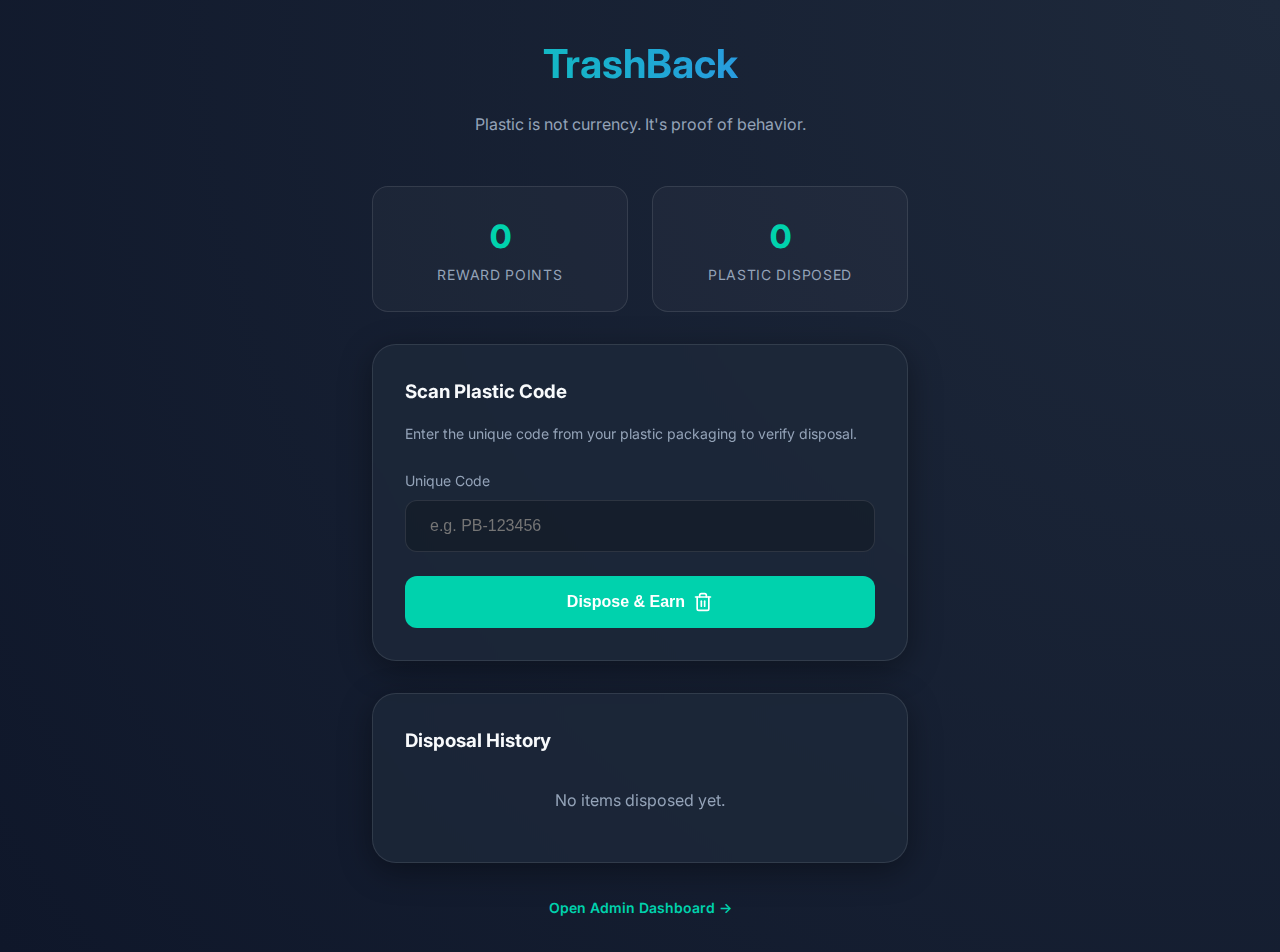
<file: index.html>
<!DOCTYPE html>
<html lang="en">
<head>
    <meta charset="UTF-8">
    <meta name="viewport" content="width=device-width, initial-scale=1.0">
    <title>TrashBack | Plastic is Proof</title>
    <link rel="stylesheet" href="style.css">
    <link rel="preconnect" href="https://fonts.googleapis.com">
    <link rel="preconnect" href="https://fonts.gstatic.com" crossorigin>
    <link href="https://fonts.googleapis.com/css2?family=Inter:wght@400;600;700;800&display=swap" rel="stylesheet">
</head>
<body>
    <div class="container animate-fade-in">
        <header style="margin-bottom: 3rem; text-align: center;">
            <h1>TrashBack</h1>
            <p style="color: var(--text-muted);">Plastic is not currency. It's proof of behavior.</p>
        </header>

        <div class="stats-grid">
            <div class="stat-item">
                <span class="stat-value" id="user-points">0</span>
                <span class="stat-label">Reward Points</span>
            </div>
            <div class="stat-item">
                <span class="stat-value" id="user-items">0</span>
                <span class="stat-label">Plastic Disposed</span>
            </div>
        </div>

        <div class="card">
            <h3>Scan Plastic Code</h3>
            <p style="font-size: 0.875rem; color: var(--text-muted); margin-bottom: 1.5rem;">
                Enter the unique code from your plastic packaging to verify disposal.
            </p>
            <form id="dispose-form">
                <div class="input-group">
                    <label for="plastic-code">Unique Code</label>
                    <input type="text" id="plastic-code" placeholder="e.g. PB-123456" required autocomplete="off">
                </div>
                <button type="submit" id="btn-dispose">
                    <span>Dispose & Earn</span>
                    <svg width="20" height="20" viewBox="0 0 24 24" fill="none" stroke="currentColor" stroke-width="2" stroke-linecap="round" stroke-linejoin="round"><path d="M3 6h18"></path><path d="M19 6v14c0 1-1 2-2 2H7c-1 0-2-1-2-2V6"></path><path d="M8 6V4c0-1 1-2 2-2h4c1 0 2 1 2 2v2"></path><line x1="10" y1="11" x2="10" y2="17"></line><line x1="14" y1="11" x2="14" y2="17"></line></svg>
                </button>
            </form>
        </div>

        <div class="card">
            <h3>Disposal History</h3>
            <div id="history-container">
                <p id="no-history" style="text-align: center; color: var(--text-muted); padding: 1rem;">No items disposed yet.</p>
                <ul class="log-list" id="history-list"></ul>
            </div>
        </div>

        <footer style="text-align: center; margin-top: 2rem;">
            <a href="admin.html" style="color: var(--primary); text-decoration: none; font-size: 0.875rem; font-weight: 600;">Open Admin Dashboard →</a>
        </footer>
    </div>

    <div id="toast" class="toast"></div>

    <script src="script.js"></script>
</body>
</html>
</file>
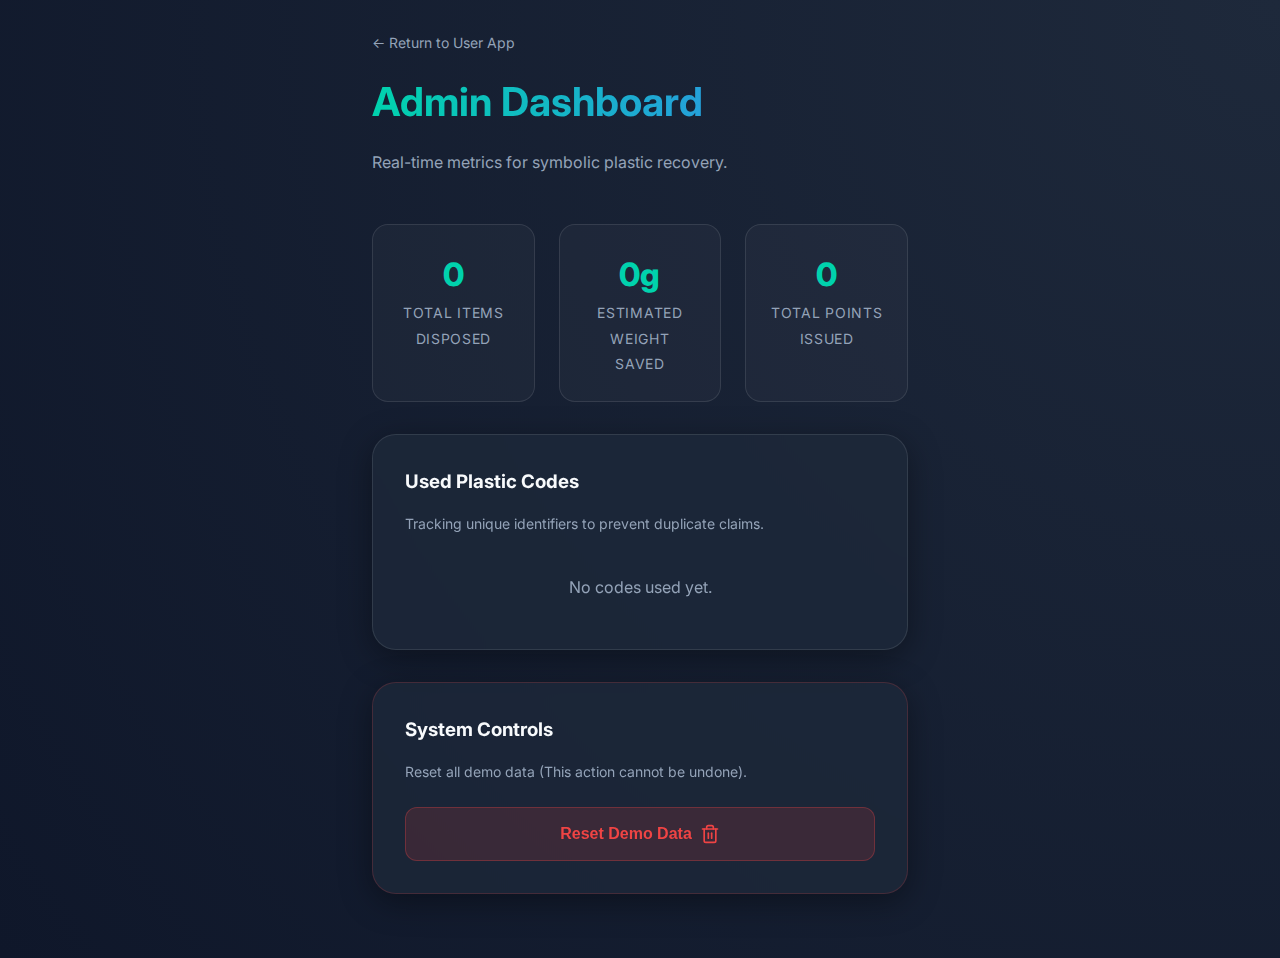
<file: admin.html>
<!DOCTYPE html>
<html lang="en">

<head>
    <meta charset="UTF-8">
    <meta name="viewport" content="width=device-width, initial-scale=1.0">
    <title>TrashBack Admin | Global Recovery</title>
    <link rel="stylesheet" href="style.css">
    <link rel="preconnect" href="https://fonts.googleapis.com">
    <link rel="preconnect" href="https://fonts.gstatic.com" crossorigin>
    <link href="https://fonts.googleapis.com/css2?family=Inter:wght@400;600;700;800&display=swap" rel="stylesheet">
</head>

<body>
    <div class="container animate-fade-in">
        <header style="margin-bottom: 3rem;">
            <a href="index.html"
                style="color: var(--text-muted); text-decoration: none; font-size: 0.875rem; display: block; margin-bottom: 1rem;">←
                Return to User App</a>
            <h1>Admin Dashboard</h1>
            <p style="color: var(--text-muted);">Real-time metrics for symbolic plastic recovery.</p>
        </header>

        <div class="stats-grid" style="grid-template-columns: repeat(3, 1fr);">
            <div class="stat-item">
                <span class="stat-value" id="admin-total-items">0</span>
                <span class="stat-label">Total Items Disposed</span>
            </div>
            <div class="stat-item">
                <span class="stat-value" id="admin-total-weight">0g</span>
                <span class="stat-label">Estimated Weight Saved</span>
            </div>
            <div class="stat-item">
                <span class="stat-value" id="admin-total-points">0</span>
                <span class="stat-label">Total Points Issued</span>
            </div>
        </div>

        <div class="card">
            <h3>Used Plastic Codes</h3>
            <p style="font-size: 0.875rem; color: var(--text-muted); margin-bottom: 1.5rem;">
                Tracking unique identifiers to prevent duplicate claims.
            </p>
            <div id="codes-container">
                <p id="no-codes" style="text-align: center; color: var(--text-muted); padding: 1rem;">No codes used yet.
                </p>
                <ul class="log-list" id="used-codes-list"></ul>
            </div>
        </div>

        <div class="card" style="border-color: rgba(239, 68, 68, 0.2);">
            <h3>System Controls</h3>
            <p style="font-size: 0.875rem; color: var(--text-muted); margin-bottom: 1.5rem;">
                Reset all demo data (This action cannot be undone).
            </p>
            <button id="btn-reset" class="danger">
                <span>Reset Demo Data</span>
                <svg width="20" height="20" viewBox="0 0 24 24" fill="none" stroke="currentColor" stroke-width="2"
                    stroke-linecap="round" stroke-linejoin="round">
                    <polyline points="3 6 5 6 21 6"></polyline>
                    <path d="M19 6v14a2 2 0 0 1-2 2H7a2 2 0 0 1-2-2V6m3 0V4a2 2 0 0 1 2-2h4a2 2 0 0 1 2 2v2"></path>
                    <line x1="10" y1="11" x2="10" y2="17"></line>
                    <line x1="14" y1="11" x2="14" y2="17"></line>
                </svg>
            </button>
        </div>
    </div>

    <div id="toast" class="toast"></div>

    <script src="admin.js"></script>
</body>

</html>
</file>
<file: style.css>
:root {
    --primary: #00d2ad;
    /* Vibrant Teal/Green */
    --primary-dark: #00a185;
    --secondary: #2d3436;
    --background: #0f172a;
    /* Deep Navy Night */
    --surface: rgba(30, 41, 59, 0.7);
    /* Glassmorphism surface */
    --text: #f8fafc;
    --text-muted: #94a3b8;
    --error: #ef4444;
    --success: #10b981;
    --font-sans: 'Inter', system-ui, -apple-system, sans-serif;
    --glass-border: rgba(255, 255, 255, 0.1);
    --shadow: 0 8px 32px 0 rgba(0, 0, 0, 0.37);
}

* {
    margin: 0;
    padding: 0;
    box-sizing: border-box;
}

body {
    font-family: var(--font-sans);
    background-color: var(--background);
    background: radial-gradient(circle at top right, #1e293b, #0f172a);
    color: var(--text);
    min-height: 100vh;
    line-height: 1.6;
}

.container {
    max-width: 600px;
    margin: 0 auto;
    padding: 2rem;
}

/* Glassmorphism Card */
.card {
    background: var(--surface);
    backdrop-filter: blur(12px);
    -webkit-backdrop-filter: blur(12px);
    border: 1px solid var(--glass-border);
    border-radius: 24px;
    padding: 2rem;
    box-shadow: var(--shadow);
    margin-bottom: 2rem;
}

h1,
h2,
h3 {
    margin-bottom: 1rem;
    font-weight: 700;
}

h1 {
    font-size: 2.5rem;
    background: linear-gradient(to right, var(--primary), #3b82f6);
    -webkit-background-clip: text;
    -webkit-text-fill-color: transparent;
}

.stats-grid {
    display: grid;
    grid-template-columns: repeat(2, 1fr);
    gap: 1.5rem;
    margin-bottom: 2rem;
}

.stat-item {
    text-align: center;
    padding: 1.5rem;
    background: rgba(255, 255, 255, 0.03);
    border-radius: 16px;
    border: 1px solid var(--glass-border);
}

.stat-value {
    font-size: 2rem;
    color: var(--primary);
    display: block;
    font-weight: 800;
}

.stat-label {
    font-size: 0.875rem;
    color: var(--text-muted);
    text-transform: uppercase;
    letter-spacing: 0.05em;
}

/* Form Elements */
.input-group {
    margin-bottom: 1.5rem;
}

label {
    display: block;
    margin-bottom: 0.5rem;
    font-size: 0.875rem;
    color: var(--text-muted);
}

input[type="text"] {
    width: 100%;
    padding: 1rem 1.5rem;
    background: rgba(0, 0, 0, 0.2);
    border: 1px solid var(--glass-border);
    border-radius: 12px;
    color: var(--text);
    font-size: 1rem;
    transition: all 0.3s ease;
}

input[type="text"]:focus {
    outline: none;
    border-color: var(--primary);
    box-shadow: 0 0 0 2px rgba(0, 210, 173, 0.2);
}

button {
    width: 100%;
    padding: 1rem;
    background: var(--primary);
    color: white;
    border: none;
    border-radius: 12px;
    font-size: 1rem;
    font-weight: 600;
    cursor: pointer;
    transition: all 0.3s cubic-bezier(0.4, 0, 0.2, 1);
    display: flex;
    align-items: center;
    justify-content: center;
    gap: 0.5rem;
}

button:hover {
    background: var(--primary-dark);
    transform: translateY(-2px);
    box-shadow: 0 10px 15px -3px rgba(0, 210, 173, 0.3);
}

button:active {
    transform: translateY(0);
}

button.secondary {
    background: transparent;
    border: 1px solid var(--glass-border);
    color: var(--text);
}

button.secondary:hover {
    background: rgba(255, 255, 255, 0.05);
}

button.danger {
    background: rgba(239, 68, 68, 0.15);
    color: #ef4444;
    border: 1px solid rgba(239, 68, 68, 0.3);
}

button.danger:hover {
    background: #ef4444;
    color: white;
}

/* Lists and Logs */
.log-list {
    list-style: none;
}

.log-item {
    display: flex;
    justify-content: space-between;
    align-items: center;
    padding: 1rem;
    border-bottom: 1px solid var(--glass-border);
}

.log-item:last-child {
    border-bottom: none;
}

.log-code {
    font-family: monospace;
    font-size: 0.9rem;
    background: rgba(255, 255, 255, 0.1);
    padding: 0.2rem 0.5rem;
    border-radius: 4px;
}

.log-points {
    color: var(--primary);
    font-weight: 600;
}

.log-date {
    font-size: 0.75rem;
    color: var(--text-muted);
}

/* Notifications */
.toast {
    position: fixed;
    bottom: 2rem;
    left: 50%;
    transform: translateX(-50%);
    padding: 1rem 2rem;
    border-radius: 12px;
    background: var(--surface);
    backdrop-filter: blur(12px);
    border: 1px solid var(--glass-border);
    color: var(--text);
    box-shadow: var(--shadow);
    z-index: 1000;
    opacity: 0;
    transition: opacity 0.3s ease;
    pointer-events: none;
}

.toast.show {
    opacity: 1;
}

.toast.error {
    border-color: var(--error);
    color: var(--error);
}

.toast.success {
    border-color: var(--success);
    color: var(--success);
}

/* Animations */
@keyframes fadeIn {
    from {
        opacity: 0;
        transform: translateY(10px);
    }

    to {
        opacity: 1;
        transform: translateY(0);
    }
}

.animate-fade-in {
    animation: fadeIn 0.5s ease-out forwards;
}

.impact-animate {
    transition: color 0.3s ease;
    color: #2dffb3 !important;
    /* Vibrant highlight during count-up */
    text-shadow: 0 0 15px rgba(45, 255, 179, 0.5);
}

/* Responsive */
@media (max-width: 480px) {
    .container {
        padding: 1rem;
    }

    .stats-grid {
        grid-template-columns: 1fr;
    }
}
</file>
